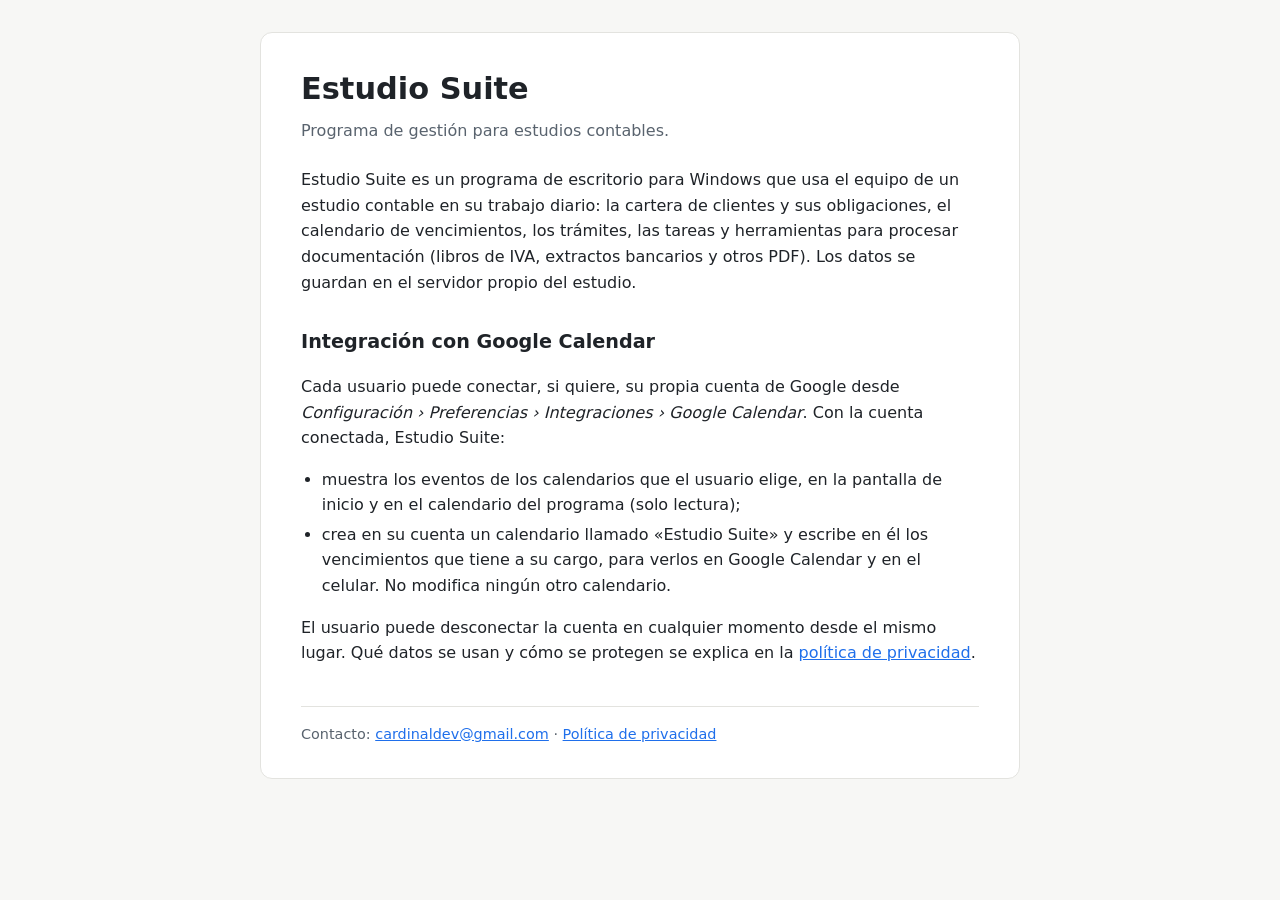
<file: index.html>
<!doctype html>
<html lang="es">
<head>
  <meta charset="utf-8">
  <meta name="viewport" content="width=device-width, initial-scale=1">
  <title>Estudio Suite</title>
  <meta name="description" content="Estudio Suite: programa de gestión para estudios contables.">
  <link rel="stylesheet" href="estilo.css">
</head>
<body>
<main>
  <h1>Estudio Suite</h1>
  <p class="sub">Programa de gestión para estudios contables.</p>

  <p>Estudio Suite es un programa de escritorio para Windows que usa el equipo de un estudio
  contable en su trabajo diario: la cartera de clientes y sus obligaciones, el calendario de
  vencimientos, los trámites, las tareas y herramientas para procesar documentación (libros de
  IVA, extractos bancarios y otros PDF). Los datos se guardan en el servidor propio del
  estudio.</p>

  <h2>Integración con Google Calendar</h2>
  <p>Cada usuario puede conectar, si quiere, su propia cuenta de Google desde
  <em>Configuración › Preferencias › Integraciones › Google Calendar</em>. Con la cuenta
  conectada, Estudio Suite:</p>
  <ul>
    <li>muestra los eventos de los calendarios que el usuario elige, en la pantalla de inicio y
    en el calendario del programa (solo lectura);</li>
    <li>crea en su cuenta un calendario llamado «Estudio Suite» y escribe en él los vencimientos
    que tiene a su cargo, para verlos en Google Calendar y en el celular. No modifica ningún otro
    calendario.</li>
  </ul>
  <p>El usuario puede desconectar la cuenta en cualquier momento desde el mismo lugar. Qué datos
  se usan y cómo se protegen se explica en la
  <a href="privacidad.html">política de privacidad</a>.</p>

  <footer>
    Contacto: <a href="mailto:cardinaldev@gmail.com">cardinaldev@gmail.com</a> ·
    <a href="privacidad.html">Política de privacidad</a>
  </footer>
</main>
</body>
</html>
</file>
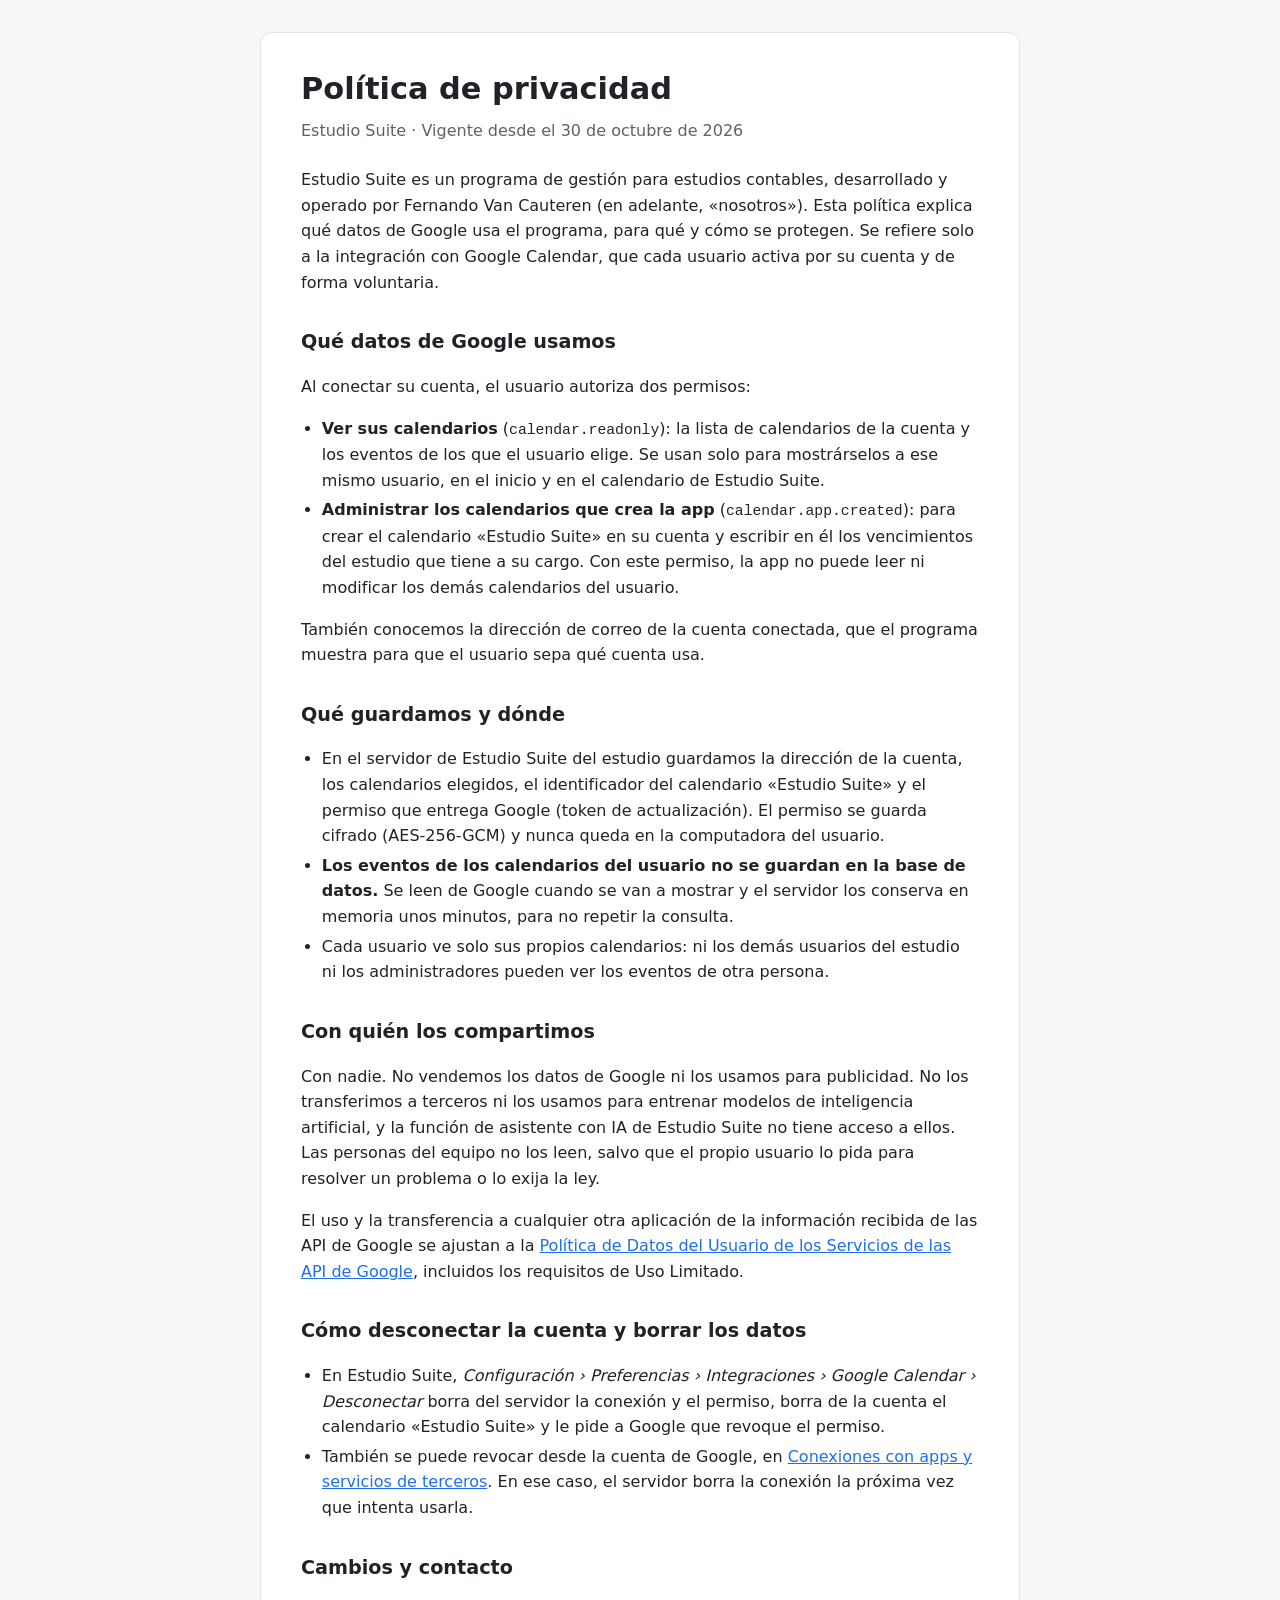
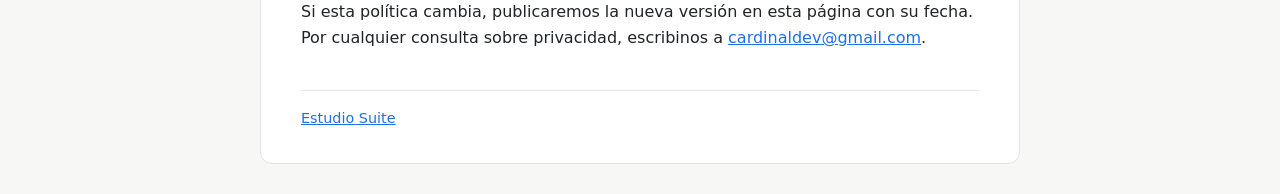
<file: privacidad.html>
<!doctype html>
<html lang="es">
<head>
  <meta charset="utf-8">
  <meta name="viewport" content="width=device-width, initial-scale=1">
  <title>Política de privacidad · Estudio Suite</title>
  <meta name="description" content="Política de privacidad de Estudio Suite y uso de los datos de Google Calendar.">
  <link rel="stylesheet" href="estilo.css">
</head>
<body>
<main>
  <h1>Política de privacidad</h1>
  <p class="sub">Estudio Suite · Vigente desde el 30 de octubre de 2026</p>

  <p>Estudio Suite es un programa de gestión para estudios contables, desarrollado y operado por
  Fernando Van Cauteren (en adelante, «nosotros»). Esta política explica qué datos de Google usa el
  programa, para qué y cómo se protegen. Se refiere solo a la integración con Google Calendar,
  que cada usuario activa por su cuenta y de forma voluntaria.</p>

  <h2>Qué datos de Google usamos</h2>
  <p>Al conectar su cuenta, el usuario autoriza dos permisos:</p>
  <ul>
    <li><strong>Ver sus calendarios</strong> (<code>calendar.readonly</code>): la lista de
    calendarios de la cuenta y los eventos de los que el usuario elige. Se usan solo para
    mostrárselos a ese mismo usuario, en el inicio y en el calendario de Estudio Suite.</li>
    <li><strong>Administrar los calendarios que crea la app</strong>
    (<code>calendar.app.created</code>): para crear el calendario «Estudio Suite» en su cuenta y
    escribir en él los vencimientos del estudio que tiene a su cargo. Con este permiso, la app no
    puede leer ni modificar los demás calendarios del usuario.</li>
  </ul>
  <p>También conocemos la dirección de correo de la cuenta conectada, que el programa muestra
  para que el usuario sepa qué cuenta usa.</p>

  <h2>Qué guardamos y dónde</h2>
  <ul>
    <li>En el servidor de Estudio Suite del estudio guardamos la dirección de la cuenta, los
    calendarios elegidos, el identificador del calendario «Estudio Suite» y el permiso que
    entrega Google (token de actualización). El permiso se guarda cifrado (AES-256-GCM) y nunca
    queda en la computadora del usuario.</li>
    <li><strong>Los eventos de los calendarios del usuario no se guardan en la base de
    datos.</strong> Se leen de Google cuando se van a mostrar y el servidor los conserva en
    memoria unos minutos, para no repetir la consulta.</li>
    <li>Cada usuario ve solo sus propios calendarios: ni los demás usuarios del estudio ni los
    administradores pueden ver los eventos de otra persona.</li>
  </ul>

  <h2>Con quién los compartimos</h2>
  <p>Con nadie. No vendemos los datos de Google ni los usamos para publicidad. No los
  transferimos a terceros ni los usamos para entrenar modelos de inteligencia artificial, y la
  función de asistente con IA de Estudio Suite no tiene acceso a ellos. Las personas del equipo
  no los leen, salvo que el propio usuario lo pida para resolver un problema o lo exija la
  ley.</p>
  <p>El uso y la transferencia a cualquier otra aplicación de la información recibida de las
  API de Google se ajustan a la
  <a href="https://developers.google.com/terms/api-services-user-data-policy">Política de Datos
  del Usuario de los Servicios de las API de Google</a>, incluidos los requisitos de Uso
  Limitado.</p>

  <h2>Cómo desconectar la cuenta y borrar los datos</h2>
  <ul>
    <li>En Estudio Suite, <em>Configuración › Preferencias › Integraciones › Google Calendar ›
    Desconectar</em> borra del servidor la conexión y el permiso, borra de la cuenta el
    calendario «Estudio Suite» y le pide a Google que revoque el permiso.</li>
    <li>También se puede revocar desde la cuenta de Google, en
    <a href="https://myaccount.google.com/connections">Conexiones con apps y servicios de
    terceros</a>. En ese caso, el servidor borra la conexión la próxima vez que intenta
    usarla.</li>
  </ul>

  <h2>Cambios y contacto</h2>
  <p>Si esta política cambia, publicaremos la nueva versión en esta página con su fecha. Por
  cualquier consulta sobre privacidad, escribinos a
  <a href="mailto:cardinaldev@gmail.com">cardinaldev@gmail.com</a>.</p>

  <footer><a href="index.html">Estudio Suite</a></footer>
</main>
</body>
</html>
</file>
<file: estilo.css>
:root {
  --fondo: #f7f7f5;
  --hoja: #ffffff;
  --texto: #1f2328;
  --tenue: #59636e;
  --borde: #e3e3df;
  --acento: #1f6feb;
}
@media (prefers-color-scheme: dark) {
  :root {
    --fondo: #121417;
    --hoja: #1a1d21;
    --texto: #e6e8eb;
    --tenue: #9aa4ae;
    --borde: #2c3137;
    --acento: #58a6ff;
  }
}
* { box-sizing: border-box; }
body {
  margin: 0;
  background: var(--fondo);
  color: var(--texto);
  font: 16px/1.6 system-ui, -apple-system, "Segoe UI", Roboto, sans-serif;
}
main {
  max-width: 760px;
  margin: 32px auto;
  padding: 32px 40px;
  background: var(--hoja);
  border: 1px solid var(--borde);
  border-radius: 12px;
}
h1 { margin: 0 0 4px; font-size: 1.9rem; }
h2 { margin: 2rem 0 0.5rem; font-size: 1.2rem; }
.sub { margin: 0 0 1.5rem; color: var(--tenue); }
a { color: var(--acento); }
ul { padding-left: 1.3rem; }
li { margin: 0.25rem 0; }
code { font-size: 0.92em; }
footer {
  margin-top: 2.5rem;
  padding-top: 1rem;
  border-top: 1px solid var(--borde);
  color: var(--tenue);
  font-size: 0.9rem;
}
@media (max-width: 640px) {
  main { margin: 0; padding: 24px 16px; border: 0; border-radius: 0; }
}
</file>
